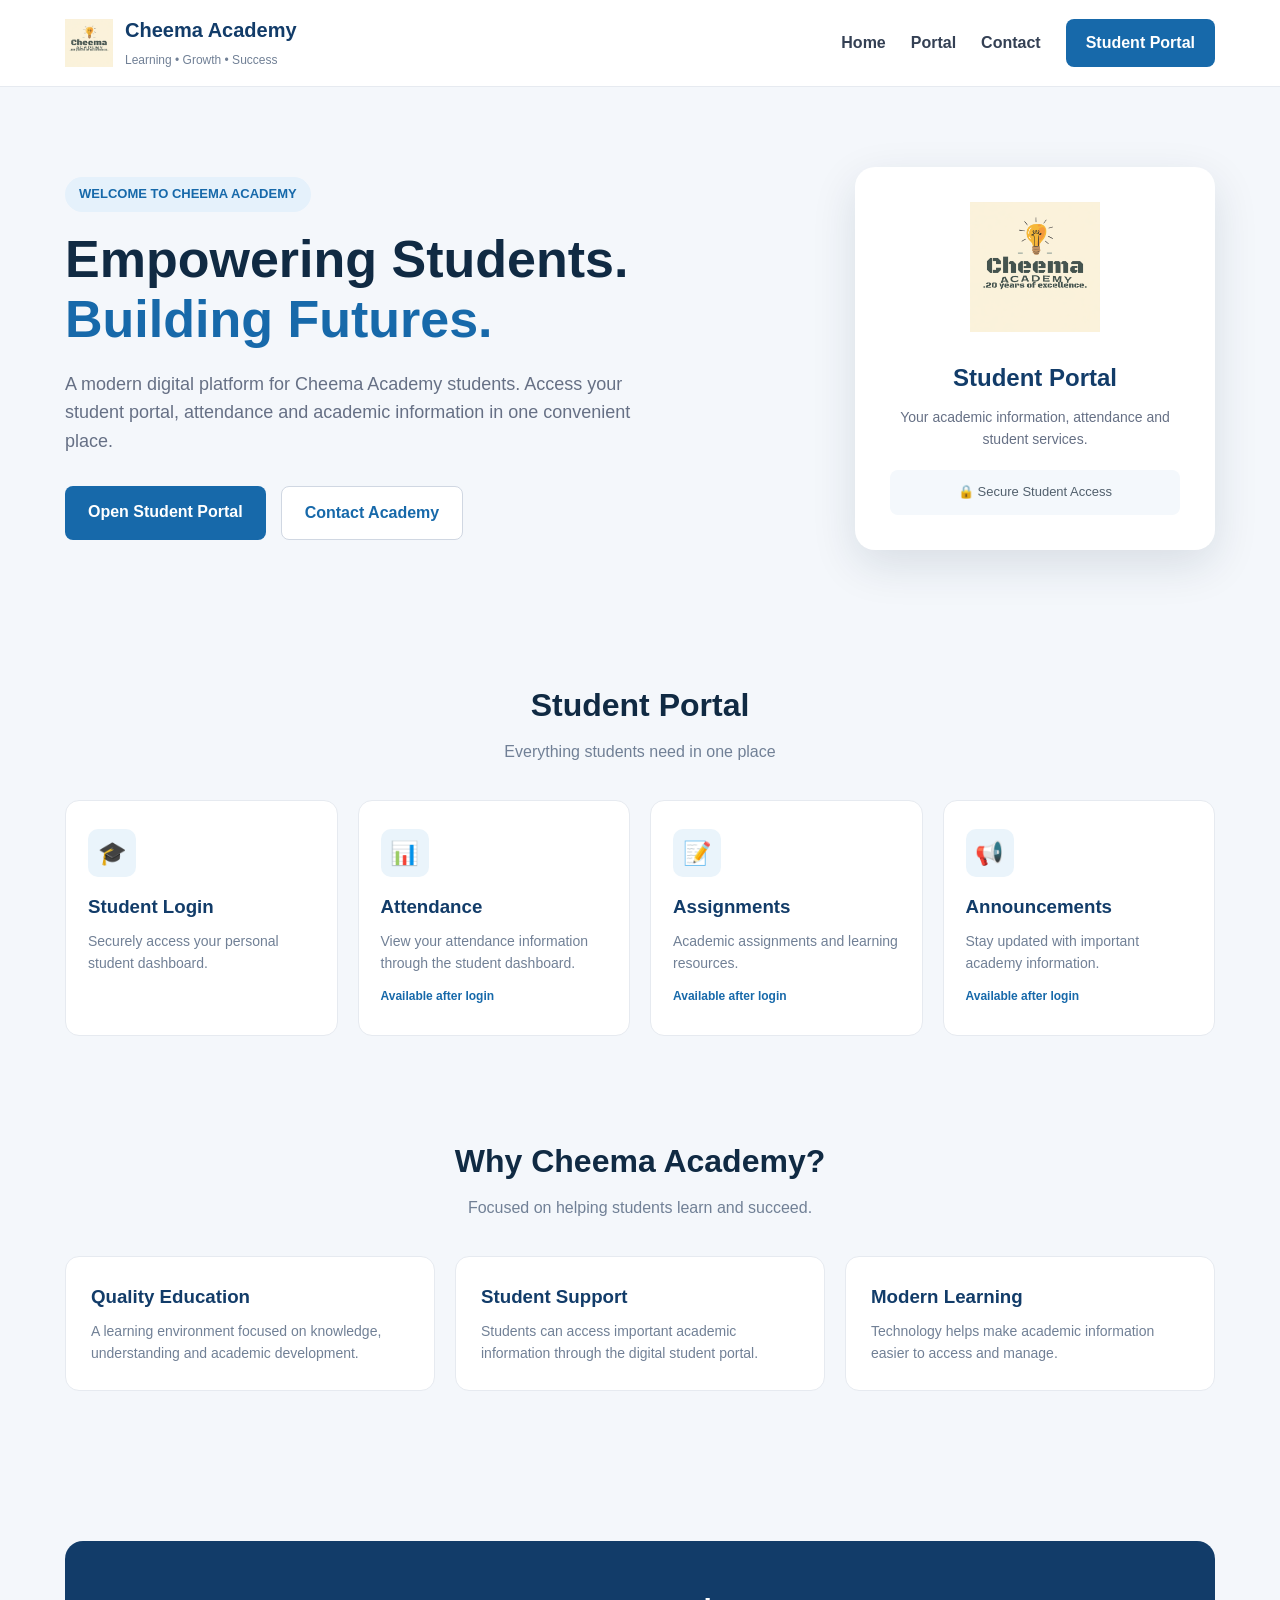
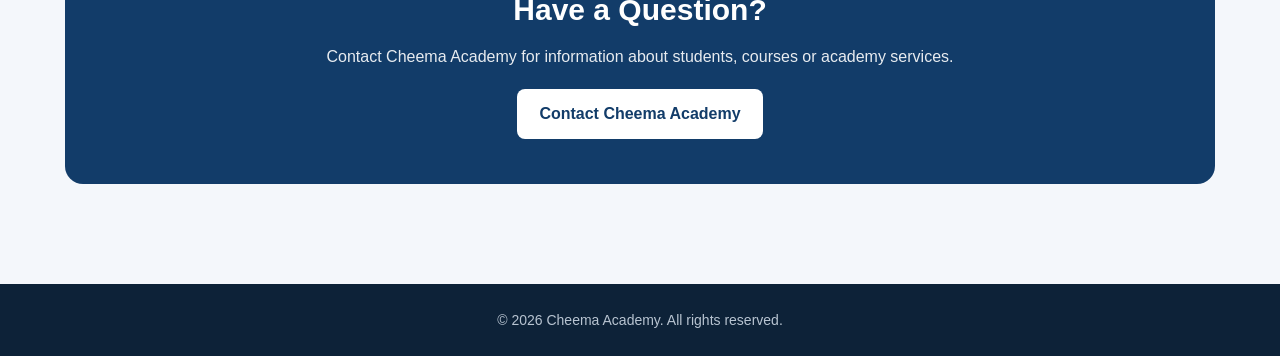
<file: index.html>
<!DOCTYPE html>
<html lang="en">

<head>
    <meta charset="UTF-8">
    <meta name="viewport" content="width=device-width, initial-scale=1.0">

    <link rel="icon" href="logo.png">

    <title>Cheema Academy | Student Portal</title>

    <meta name="description"
        content="Cheema Academy - Quality education, student support and digital learning.">

    <style>
        * {
            margin: 0;
            padding: 0;
            box-sizing: border-box;
        }

        html {
            scroll-behavior: smooth;
        }

        body {
            font-family: Arial, Helvetica, sans-serif;
            background: #f4f7fb;
            color: #172033;
            line-height: 1.6;
        }

        /* NAVBAR */

        .navbar {
            width: 100%;
            background: #ffffff;
            border-bottom: 1px solid #e6eaf0;
            position: sticky;
            top: 0;
            z-index: 1000;
        }

        .nav-container {
            max-width: 1200px;
            margin: auto;
            padding: 14px 25px;
            display: flex;
            align-items: center;
            justify-content: space-between;
        }

        .brand {
            display: flex;
            align-items: center;
            gap: 12px;
        }

        .brand img {
            width: 48px;
            height: 48px;
            object-fit: contain;
        }

        .brand-text h2 {
            font-size: 20px;
            color: #123c69;
        }

        .brand-text span {
            font-size: 12px;
            color: #718096;
        }

        .nav-links {
            display: flex;
            align-items: center;
            gap: 25px;
        }

        .nav-links a {
            text-decoration: none;
            color: #344054;
            font-weight: 600;
        }

        .nav-links a:hover {
            color: #1769aa;
        }

        .portal-btn {
            background: #1769aa;
            color: white !important;
            padding: 11px 20px;
            border-radius: 8px;
        }

        .portal-btn:hover {
            background: #0f4f82;
        }

        /* HERO */

        .hero {
            max-width: 1200px;
            margin: auto;
            padding: 80px 25px;
            display: flex;
            align-items: center;
            justify-content: space-between;
            gap: 50px;
        }

        .hero-content {
            max-width: 650px;
        }

        .badge {
            display: inline-block;
            background: #e5f1fb;
            color: #1769aa;
            padding: 7px 14px;
            border-radius: 20px;
            font-size: 13px;
            font-weight: bold;
            margin-bottom: 18px;
        }

        .hero h1 {
            font-size: 52px;
            line-height: 1.15;
            color: #102a43;
            margin-bottom: 20px;
        }

        .hero h1 span {
            color: #1769aa;
        }

        .hero p {
            font-size: 18px;
            color: #667085;
            margin-bottom: 30px;
            max-width: 600px;
        }

        .hero-buttons {
            display: flex;
            gap: 15px;
            flex-wrap: wrap;
        }

        .primary-btn,
        .secondary-btn {
            display: inline-block;
            text-decoration: none;
            padding: 13px 23px;
            border-radius: 8px;
            font-weight: bold;
        }

        .primary-btn {
            background: #1769aa;
            color: white;
        }

        .secondary-btn {
            background: white;
            color: #1769aa;
            border: 1px solid #d0d7e2;
        }

        .primary-btn:hover {
            background: #0f4f82;
        }

        .secondary-btn:hover {
            background: #f0f6fb;
        }

        /* HERO CARD */

        .hero-card {
            width: 360px;
            min-width: 300px;
            background: white;
            border-radius: 20px;
            padding: 35px;
            box-shadow: 0 15px 45px rgba(16, 42, 67, 0.12);
            text-align: center;
        }

        .hero-card img {
            width: 130px;
            height: 130px;
            object-fit: contain;
            margin-bottom: 20px;
        }

        .hero-card h2 {
            color: #123c69;
            margin-bottom: 8px;
        }

        .hero-card p {
            font-size: 14px;
            margin-bottom: 20px;
        }

        .secure {
            background: #f4f8fc;
            padding: 12px;
            border-radius: 8px;
            font-size: 13px;
            color: #52606d;
        }

        /* QUICK ACCESS */

        .section {
            max-width: 1200px;
            margin: auto;
            padding: 50px 25px;
        }

        .section-title {
            text-align: center;
            margin-bottom: 35px;
        }

        .section-title h2 {
            font-size: 32px;
            color: #102a43;
            margin-bottom: 8px;
        }

        .section-title p {
            color: #718096;
        }

        .portal-grid {
            display: grid;
            grid-template-columns: repeat(4, 1fr);
            gap: 20px;
        }


.portal-card {
    background: white;
    padding: 28px 22px;
    border-radius: 14px;
    border: 1px solid #e6eaf0;
    transition: 0.25s;
    text-decoration: none;
    color: inherit;
    display: block;
}

        .portal-card:hover {
            transform: translateY(-5px);
            box-shadow: 0 10px 30px rgba(16, 42, 67, 0.10);
        }

        .icon {
            width: 48px;
            height: 48px;
            border-radius: 10px;
            background: #eaf4fb;
            color: #1769aa;
            display: flex;
            align-items: center;
            justify-content: center;
            font-size: 23px;
            margin-bottom: 15px;
        }

        .portal-card h3 {
            margin-bottom: 8px;
            color: #123c69;
        }

        .portal-card p {
            font-size: 14px;
            color: #718096;
        }
        .portal-card small {
    display: inline-block;
    margin-top: 12px;
    font-size: 12px;
    font-weight: bold;
    color: #1769aa;
}

        /* WHY US */

        .features {
            display: grid;
            grid-template-columns: repeat(3, 1fr);
            gap: 20px;
        }

        .feature {
            background: white;
            padding: 25px;
            border-radius: 14px;
            border: 1px solid #e6eaf0;
        }

        .feature h3 {
            color: #123c69;
            margin-bottom: 8px;
        }

        .feature p {
            color: #718096;
            font-size: 14px;
        }

        /* CONTACT */

        .contact {
            max-width: 1200px;
            margin: 50px auto;
            padding: 50px 25px;
        }

        .contact-box {
            background: #123c69;
            color: white;
            padding: 45px;
            border-radius: 18px;
            text-align: center;
        }

        .contact-box h2 {
            font-size: 30px;
            margin-bottom: 10px;
        }

        .contact-box p {
            margin-bottom: 20px;
            opacity: 0.9;
        }

        .email-btn {
            display: inline-block;
            background: white;
            color: #123c69;
            padding: 12px 22px;
            border-radius: 8px;
            text-decoration: none;
            font-weight: bold;
        }

        /* FOOTER */

        footer {
            background: #0d2238;
            color: #b8c4d1;
            text-align: center;
            padding: 25px;
            font-size: 14px;
        }

        /* MOBILE */

        @media (max-width: 850px) {

            .nav-links {
                gap: 10px;
            }

            .nav-links a:not(.portal-btn) {
                display: none;
            }

            .hero {
                flex-direction: column;
                text-align: center;
                padding-top: 55px;
            }

            .hero h1 {
                font-size: 40px;
            }

            .hero-buttons {
                justify-content: center;
            }

            .portal-grid {
                grid-template-columns: repeat(2, 1fr);
            }

            .features {
                grid-template-columns: 1fr;
            }

            .hero-card {
                width: 100%;
                max-width: 360px;
            }
        }

        @media (max-width: 500px) {

            .nav-container {
                padding: 10px 15px;
            }

            .brand-text span {
                display: none;
            }

            .portal-grid {
                grid-template-columns: 1fr;
            }

            .hero h1 {
                font-size: 34px;
            }

            .contact-box {
                padding: 30px 20px;
            }
        }
    </style>
</head>

<body>

    <!-- NAVIGATION -->

    <div class="navbar">
        <div class="nav-container">

            <div class="brand">
                <img src="logo.png" alt="Cheema Academy Logo">

                <div class="brand-text">
                    <h2>Cheema Academy</h2>
                    <span>Learning • Growth • Success</span>
                </div>
            </div>

            <div class="nav-links">
                <a href="#home">Home</a>
                <a href="#portal">Portal</a>
                <a href="#contact">Contact</a>

                <a href="login.html" class="portal-btn">
                    Student Portal
                </a>
            </div>

        </div>
    </div>


    <!-- HERO -->

    <section class="hero" id="home">

        <div class="hero-content">

            <div class="badge">
                WELCOME TO CHEEMA ACADEMY
            </div>

            <h1>
                Empowering Students.<br>
                <span>Building Futures.</span>
            </h1>

            <p>
                A modern digital platform for Cheema Academy students.
                Access your student portal, attendance and academic
                information in one convenient place.
            </p>

            <div class="hero-buttons">

                <a href="login.html" class="primary-btn">
                    Open Student Portal
                </a>

                <a href="#contact" class="secondary-btn">
                    Contact Academy
                </a>

            </div>

        </div>


        <div class="hero-card">

            <img src="logo.png" alt="Cheema Academy">

            <h2>Student Portal</h2>

            <p>
                Your academic information,
                attendance and student services.
            </p>

            <div class="secure">
                🔒 Secure Student Access
            </div>

        </div>

    </section>


    <!-- QUICK ACCESS -->

    <section class="section" id="portal">

        <div class="section-title">

            <h2>Student Portal</h2>

            <p>
                Everything students need in one place
            </p>

        </div>


        <div class="portal-grid">

  <a href="login.html" class="portal-card">

    <div class="icon">🎓</div>

    <h3>Student Login</h3>

    <p>
        Securely access your personal student dashboard.
    </p>

</a>

<div class="portal-card">

    <div class="icon">📊</div>

    <h3>Attendance</h3>

    <p>
        View your attendance information through the student dashboard.
    </p>

    <small>Available after login</small>

</div>

<div class="portal-card">

    <div class="icon">📝</div>

    <h3>Assignments</h3>

    <p>
        Academic assignments and learning resources.
    </p>

    <small>Available after login</small>

</div>


           <div class="portal-card">

    <div class="icon">📢</div>

    <h3>Announcements</h3>

    <p>
        Stay updated with important academy information.
    </p>

    <small>Available after login</small>

</div>

        </div>

    </section>


    <!-- WHY CHEEMA ACADEMY -->

    <section class="section">

        <div class="section-title">

            <h2>Why Cheema Academy?</h2>

            <p>
                Focused on helping students learn and succeed.
            </p>

        </div>


        <div class="features">

            <div class="feature">

                <h3>Quality Education</h3>

                <p>
                    A learning environment focused on knowledge,
                    understanding and academic development.
                </p>

            </div>


            <div class="feature">

                <h3>Student Support</h3>

                <p>
                    Students can access important academic information
                    through the digital student portal.
                </p>

            </div>


            <div class="feature">

                <h3>Modern Learning</h3>

                <p>
                    Technology helps make academic information
                    easier to access and manage.
                </p>

            </div>

        </div>

    </section>


    <!-- CONTACT -->

    <section class="contact" id="contact">

        <div class="contact-box">

            <h2>Have a Question?</h2>

            <p>
                Contact Cheema Academy for information about
                students, courses or academy services.
            </p>

            <a href="mailto:cheemasafi25@gmail.com" class="email-btn">
                Contact Cheema Academy
            </a>

        </div>

    </section>


    <!-- FOOTER -->

    <footer>

        <p>
            © 2026 Cheema Academy. All rights reserved.
        </p>

    </footer>

</body>

</html>
</file>
